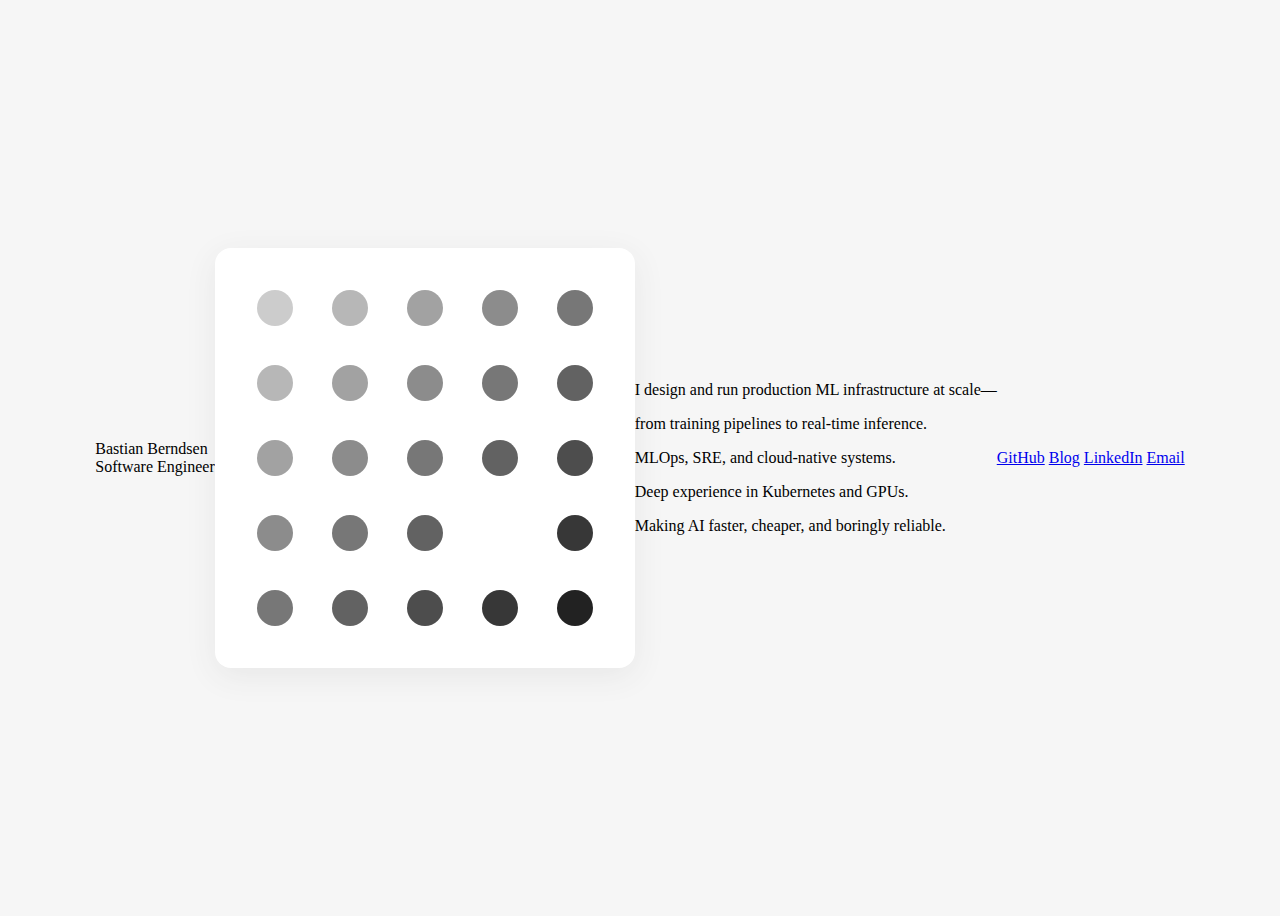
<file: index.html>
<!doctype html>
<html lang="">
  <head>
    <meta charset="utf-8">
    <meta http-equiv="x-ua-compatible" content="ie=edge">
    <title>berndsen.dev</title>
    <meta name="description" content="Personal website of Bastian Berndsen">
    <meta name="viewport" content="width=device-width, initial-scale=1">
    <link rel="stylesheet" href="style.css" type="text/css" media="screen">
    <link rel="icon" href="data:image/svg+xml,<svg xmlns='http://www.w3.org/2000/svg' viewBox='0 0 100 100'><circle cx='50' cy='50' r='45' fill='%23e04545'/></svg>">
  </head>
  <body>
    <header class="header">
      Bastian Berndsen
      <div class="subtitle">Software Engineer</div>
    </header>
    <div class="grid" id="grid"></div>
    <section class="summary">
      <p>I design and run production ML infrastructure at scale—</p>
      <p>from training pipelines to real-time inference.</p>
      <p>MLOps, SRE, and cloud-native systems.</p>
      <p>Deep experience in Kubernetes and GPUs.</p>
      <p>Making AI faster, cheaper, and boringly reliable.</p>
    </section>
    <footer class="footer">
      <span id="footer-label"></span>
    </footer>
    <nav class="bottom-nav">
      <a href="https://github.com/berni-b/" target="_blank" rel="noopener">GitHub</a>
      <a href="blog/index.html">Blog</a>
      <a href="https://www.linkedin.com/in/bastian-b-817037156/" target="_blank" rel="noopener">LinkedIn</a>
      <a href="mailto:bastian.berndsen@gmail.com">Email</a>
    </nav>
    <script src="script.js"></script>
  </body>
</html>
</file>
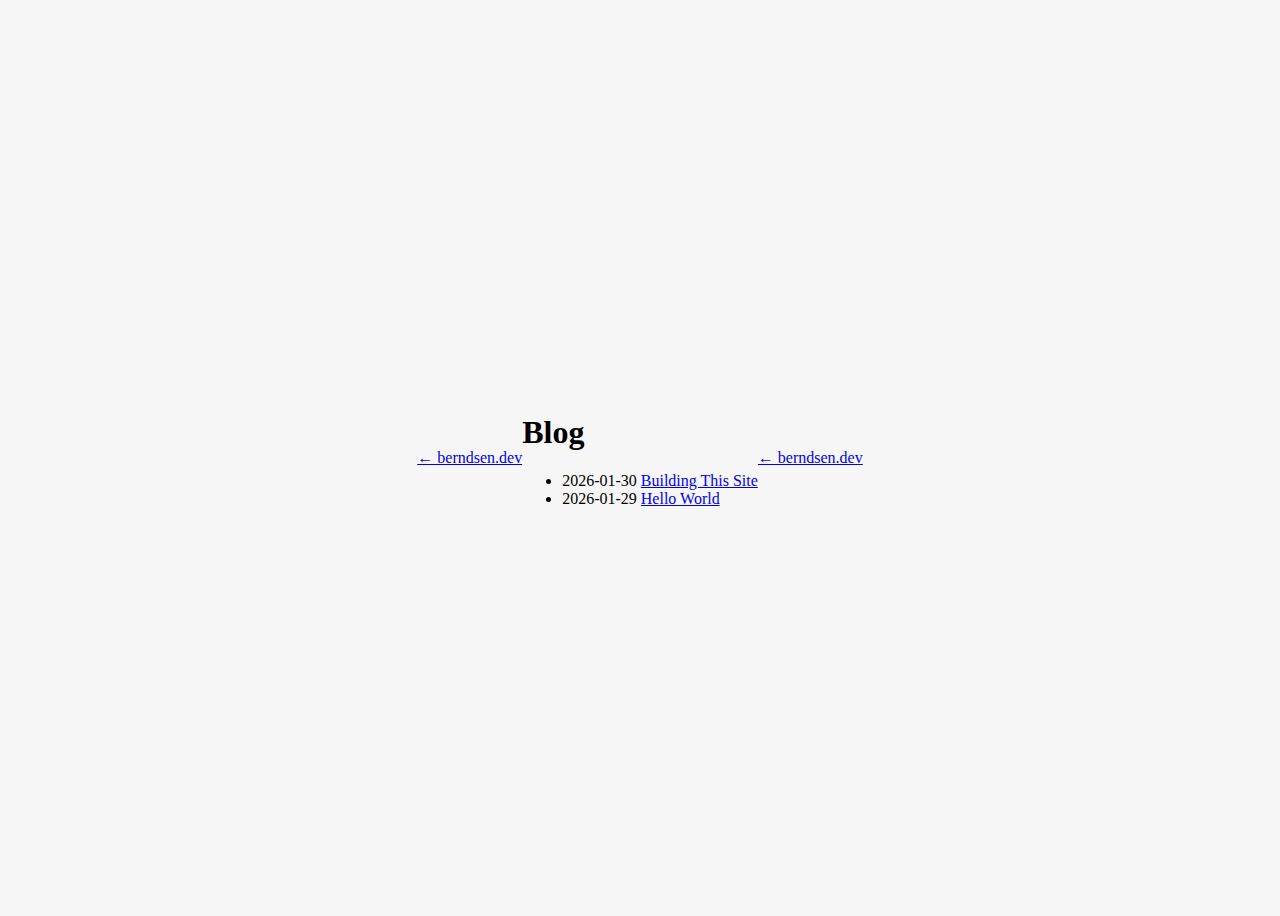
<file: blog/index.html>
<!doctype html>
<html lang="en">
  <head>
    <meta charset="utf-8">
    <meta name="viewport" content="width=device-width, initial-scale=1">
    <title>Blog — berndsen.dev</title>
    <link rel="stylesheet" href="../style.css" type="text/css" media="screen">
    <link rel="icon" href="data:image/svg+xml,<svg xmlns='http://www.w3.org/2000/svg' viewBox='0 0 100 100'><circle cx='50' cy='50' r='45' fill='%23e04545'/></svg>">
  </head>
  <body class="blog-page">
    <header class="blog-header">
      <a href="../index.html" class="back-link">&larr; berndsen.dev</a>
    </header>
    <main class="blog-index">
      <h1>Blog</h1>
      <ul class="post-list">
        <li><time>2026-01-30</time> <a href="pub/2026-01-30-building-this-site.html">Building This Site</a></li>
        <li><time>2026-01-29</time> <a href="pub/2026-01-29-hello-world.html">Hello World</a></li>
      </ul>
    </main>
    <footer class="blog-footer">
      <a href="../index.html" class="back-link">&larr; berndsen.dev</a>
    </footer>
  </body>
</html>
</file>
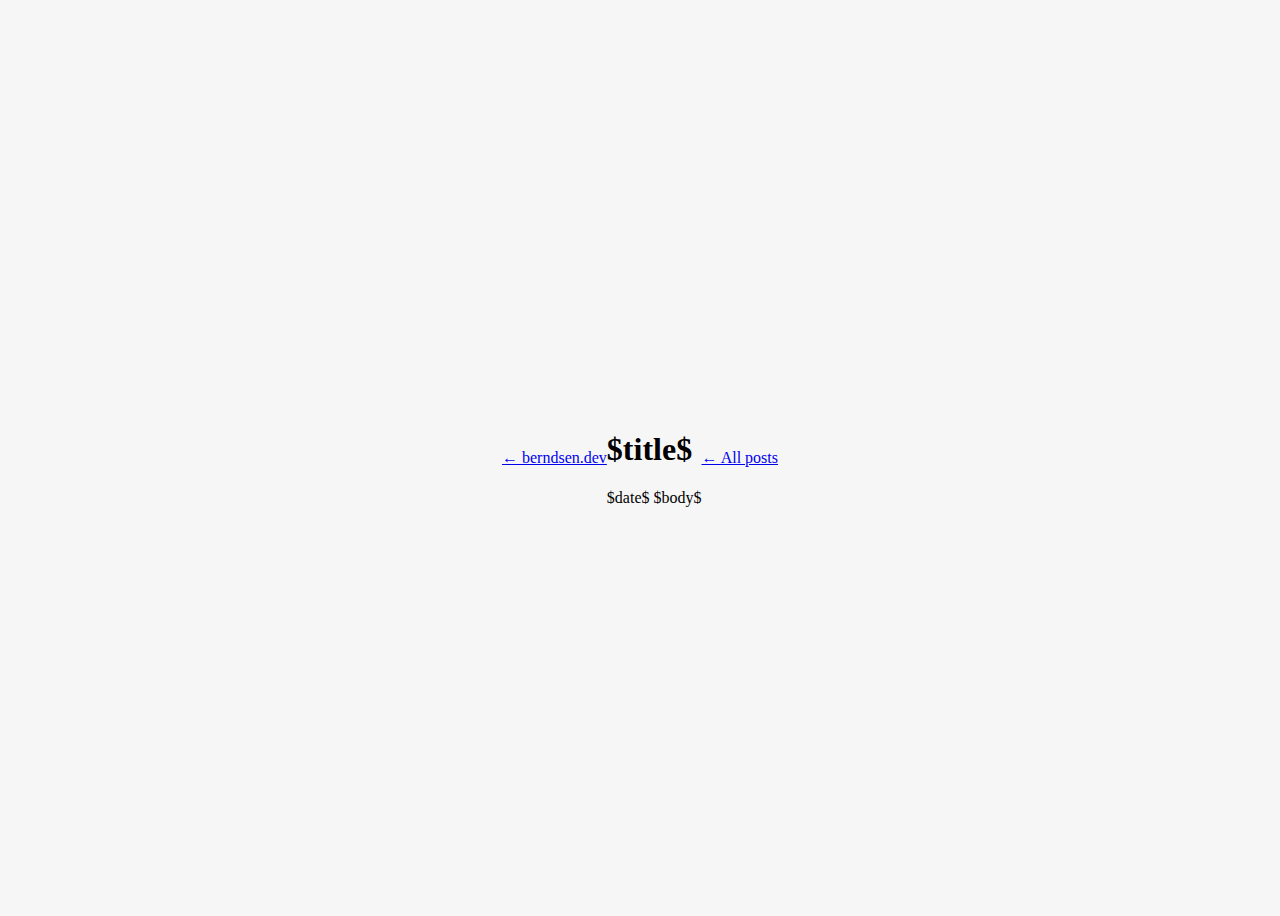
<file: blog/template.html>
<!doctype html>
<html lang="en">
  <head>
    <meta charset="utf-8">
    <meta name="viewport" content="width=device-width, initial-scale=1">
    <title>$title$ — berndsen.dev</title>
    <link rel="stylesheet" href="../../style.css" type="text/css" media="screen">
    <link rel="icon" href="data:image/svg+xml,<svg xmlns='http://www.w3.org/2000/svg' viewBox='0 0 100 100'><circle cx='50' cy='50' r='45' fill='%23e04545'/></svg>">
  </head>
  <body class="blog-page">
    <header class="blog-header">
      <a href="../../index.html" class="back-link">&larr; berndsen.dev</a>
    </header>
    <article class="blog-post">
      <h1 class="post-title">$title$</h1>
      <time class="post-date">$date$</time>
      $body$
    </article>
    <footer class="blog-footer">
      <a href="../index.html" class="back-link">&larr; All posts</a>
    </footer>
  </body>
</html>
</file>
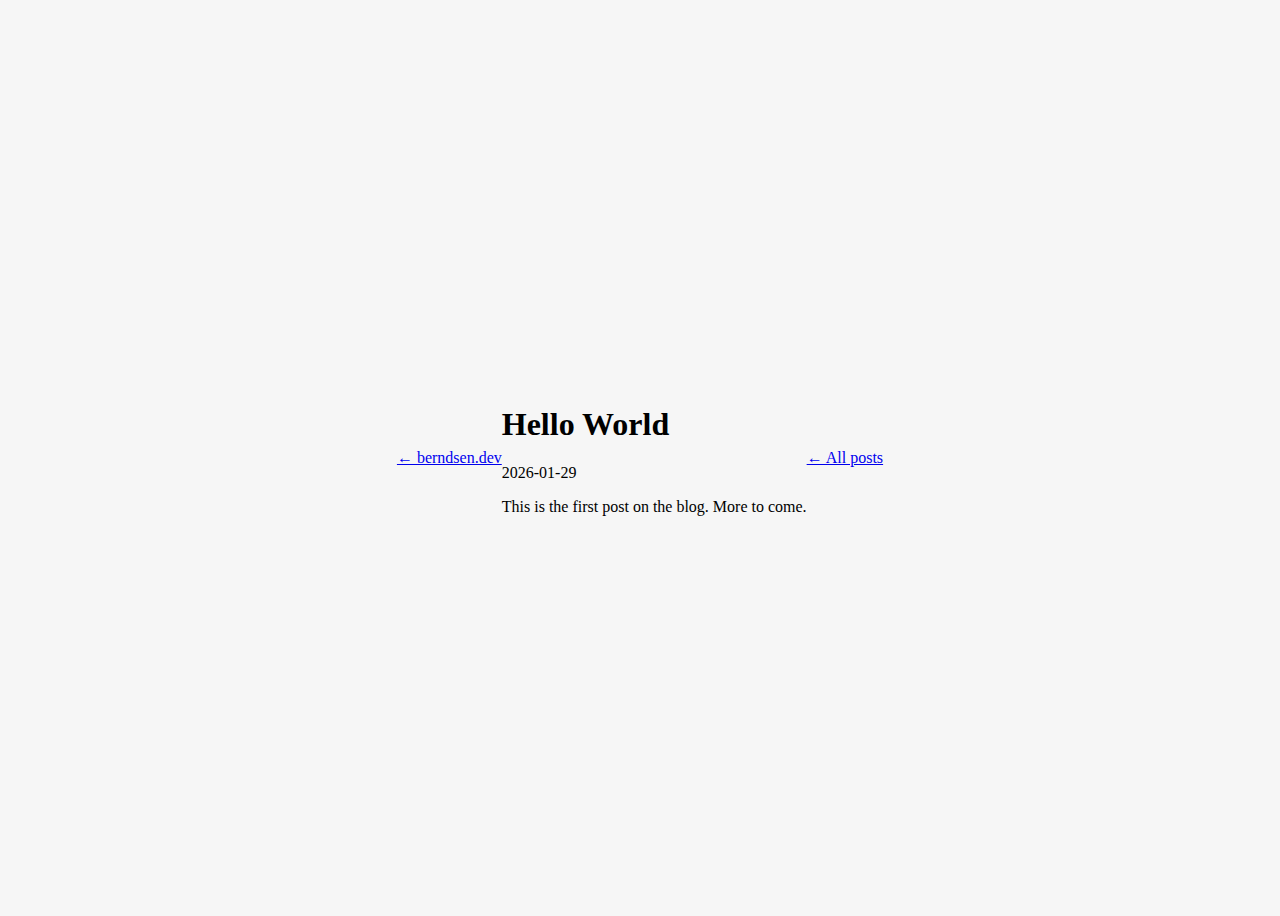
<file: blog/pub/2026-01-29-hello-world.html>
<!doctype html>
<html lang="en">
  <head>
    <meta charset="utf-8">
    <meta name="viewport" content="width=device-width, initial-scale=1">
    <title>Hello World — berndsen.dev</title>
    <link rel="stylesheet" href="../../style.css" type="text/css" media="screen">
    <link rel="icon" href="data:image/svg+xml,<svg xmlns='http://www.w3.org/2000/svg' viewBox='0 0 100 100'><circle cx='50' cy='50' r='45' fill='%23e04545'/></svg>">
  </head>
  <body class="blog-page">
    <header class="blog-header">
      <a href="../../index.html" class="back-link">&larr; berndsen.dev</a>
    </header>
    <article class="blog-post">
      <h1 class="post-title">Hello World</h1>
      <time class="post-date">2026-01-29</time>
      <p>This is the first post on the blog. More to come.</p>
    </article>
    <footer class="blog-footer">
      <a href="../index.html" class="back-link">&larr; All posts</a>
    </footer>
  </body>
</html>
</file>
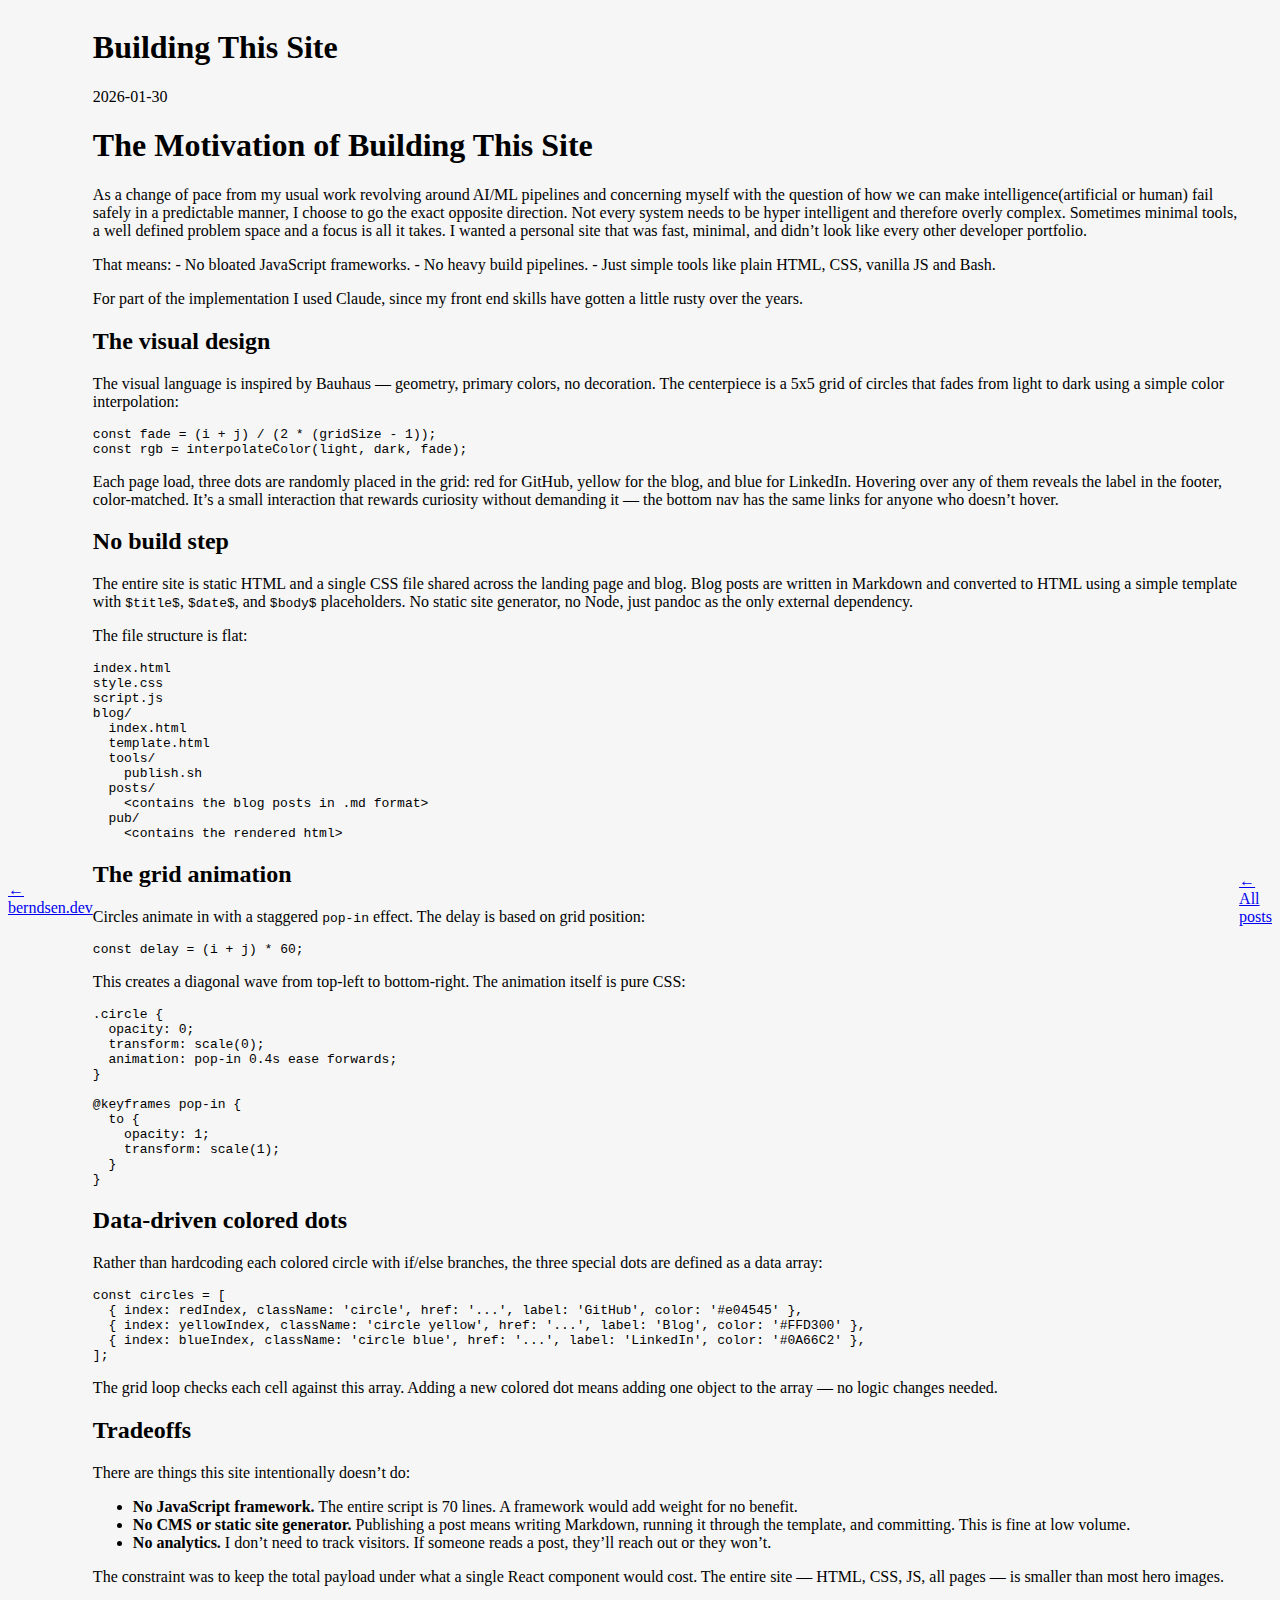
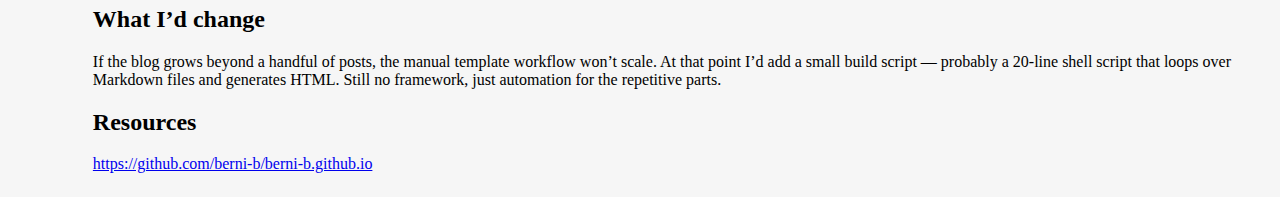
<file: blog/pub/2026-01-30-building-this-site.html>
<!doctype html>
<html lang="en">
  <head>
    <meta charset="utf-8">
    <meta name="viewport" content="width=device-width, initial-scale=1">
    <title>Building This Site — berndsen.dev</title>
    <link rel="stylesheet" href="../../style.css" type="text/css" media="screen">
    <link rel="icon" href="data:image/svg+xml,<svg xmlns='http://www.w3.org/2000/svg' viewBox='0 0 100 100'><circle cx='50' cy='50' r='45' fill='%23e04545'/></svg>">
  </head>
  <body class="blog-page">
    <header class="blog-header">
      <a href="../../index.html" class="back-link">&larr; berndsen.dev</a>
    </header>
    <article class="blog-post">
      <h1 class="post-title">Building This Site</h1>
      <time class="post-date">2026-01-30</time>
      <h1 id="the-motivation-of-building-this-site">The Motivation of
      Building This Site</h1>
      <p>As a change of pace from my usual work revolving around AI/ML
      pipelines and concerning myself with the question of how we can
      make intelligence(artificial or human) fail safely in a
      predictable manner, I choose to go the exact opposite direction.
      Not every system needs to be hyper intelligent and therefore
      overly complex. Sometimes minimal tools, a well defined problem
      space and a focus is all it takes. I wanted a personal site that
      was fast, minimal, and didn’t look like every other developer
      portfolio.</p>
      <p>That means: - No bloated JavaScript frameworks. - No heavy
      build pipelines. - Just simple tools like plain HTML, CSS, vanilla
      JS and Bash.</p>
      <p>For part of the implementation I used Claude, since my front
      end skills have gotten a little rusty over the years.</p>
      <h2 id="the-visual-design">The visual design</h2>
      <p>The visual language is inspired by Bauhaus — geometry, primary
      colors, no decoration. The centerpiece is a 5x5 grid of circles
      that fades from light to dark using a simple color
      interpolation:</p>
      <div class="sourceCode" id="cb1"><pre
      class="sourceCode javascript"><code class="sourceCode javascript"><span id="cb1-1"><a href="#cb1-1" aria-hidden="true" tabindex="-1"></a><span class="kw">const</span> fade <span class="op">=</span> (i <span class="op">+</span> j) <span class="op">/</span> (<span class="dv">2</span> <span class="op">*</span> (gridSize <span class="op">-</span> <span class="dv">1</span>))<span class="op">;</span></span>
<span id="cb1-2"><a href="#cb1-2" aria-hidden="true" tabindex="-1"></a><span class="kw">const</span> rgb <span class="op">=</span> <span class="fu">interpolateColor</span>(light<span class="op">,</span> dark<span class="op">,</span> fade)<span class="op">;</span></span></code></pre></div>
      <p>Each page load, three dots are randomly placed in the grid: red
      for GitHub, yellow for the blog, and blue for LinkedIn. Hovering
      over any of them reveals the label in the footer, color-matched.
      It’s a small interaction that rewards curiosity without demanding
      it — the bottom nav has the same links for anyone who doesn’t
      hover.</p>
      <h2 id="no-build-step">No build step</h2>
      <p>The entire site is static HTML and a single CSS file shared
      across the landing page and blog. Blog posts are written in
      Markdown and converted to HTML using a simple template with
      <code>$title$</code>, <code>$date$</code>, and <code>$body$</code>
      placeholders. No static site generator, no Node, just pandoc as
      the only external dependency.</p>
      <p>The file structure is flat:</p>
      <pre><code>index.html
style.css
script.js
blog/
  index.html
  template.html
  tools/
    publish.sh
  posts/
    &lt;contains the blog posts in .md format&gt;
  pub/
    &lt;contains the rendered html&gt;
</code></pre>
      <h2 id="the-grid-animation">The grid animation</h2>
      <p>Circles animate in with a staggered <code>pop-in</code> effect.
      The delay is based on grid position:</p>
      <div class="sourceCode" id="cb3"><pre
      class="sourceCode javascript"><code class="sourceCode javascript"><span id="cb3-1"><a href="#cb3-1" aria-hidden="true" tabindex="-1"></a><span class="kw">const</span> delay <span class="op">=</span> (i <span class="op">+</span> j) <span class="op">*</span> <span class="dv">60</span><span class="op">;</span></span></code></pre></div>
      <p>This creates a diagonal wave from top-left to bottom-right. The
      animation itself is pure CSS:</p>
      <div class="sourceCode" id="cb4"><pre
      class="sourceCode css"><code class="sourceCode css"><span id="cb4-1"><a href="#cb4-1" aria-hidden="true" tabindex="-1"></a><span class="fu">.circle</span> {</span>
<span id="cb4-2"><a href="#cb4-2" aria-hidden="true" tabindex="-1"></a>  <span class="kw">opacity</span>: <span class="dv">0</span><span class="op">;</span></span>
<span id="cb4-3"><a href="#cb4-3" aria-hidden="true" tabindex="-1"></a>  <span class="kw">transform</span>: <span class="fu">scale(</span><span class="dv">0</span><span class="fu">)</span><span class="op">;</span></span>
<span id="cb4-4"><a href="#cb4-4" aria-hidden="true" tabindex="-1"></a>  <span class="kw">animation</span>: pop-in <span class="dv">0.4</span><span class="dt">s</span> <span class="dv">ease</span> <span class="dv">forwards</span><span class="op">;</span></span>
<span id="cb4-5"><a href="#cb4-5" aria-hidden="true" tabindex="-1"></a>}</span>
<span id="cb4-6"><a href="#cb4-6" aria-hidden="true" tabindex="-1"></a></span>
<span id="cb4-7"><a href="#cb4-7" aria-hidden="true" tabindex="-1"></a><span class="im">@keyframes</span> pop-in {</span>
<span id="cb4-8"><a href="#cb4-8" aria-hidden="true" tabindex="-1"></a>  to {</span>
<span id="cb4-9"><a href="#cb4-9" aria-hidden="true" tabindex="-1"></a>    <span class="kw">opacity</span>: <span class="dv">1</span><span class="op">;</span></span>
<span id="cb4-10"><a href="#cb4-10" aria-hidden="true" tabindex="-1"></a>    <span class="kw">transform</span>: <span class="fu">scale(</span><span class="dv">1</span><span class="fu">)</span><span class="op">;</span></span>
<span id="cb4-11"><a href="#cb4-11" aria-hidden="true" tabindex="-1"></a>  }</span>
<span id="cb4-12"><a href="#cb4-12" aria-hidden="true" tabindex="-1"></a>}</span></code></pre></div>
      <h2 id="data-driven-colored-dots">Data-driven colored dots</h2>
      <p>Rather than hardcoding each colored circle with if/else
      branches, the three special dots are defined as a data array:</p>
      <div class="sourceCode" id="cb5"><pre
      class="sourceCode javascript"><code class="sourceCode javascript"><span id="cb5-1"><a href="#cb5-1" aria-hidden="true" tabindex="-1"></a><span class="kw">const</span> circles <span class="op">=</span> [</span>
<span id="cb5-2"><a href="#cb5-2" aria-hidden="true" tabindex="-1"></a>  { <span class="dt">index</span><span class="op">:</span> redIndex<span class="op">,</span> <span class="dt">className</span><span class="op">:</span> <span class="st">&#39;circle&#39;</span><span class="op">,</span> <span class="dt">href</span><span class="op">:</span> <span class="st">&#39;...&#39;</span><span class="op">,</span> <span class="dt">label</span><span class="op">:</span> <span class="st">&#39;GitHub&#39;</span><span class="op">,</span> <span class="dt">color</span><span class="op">:</span> <span class="st">&#39;#e04545&#39;</span> }<span class="op">,</span></span>
<span id="cb5-3"><a href="#cb5-3" aria-hidden="true" tabindex="-1"></a>  { <span class="dt">index</span><span class="op">:</span> yellowIndex<span class="op">,</span> <span class="dt">className</span><span class="op">:</span> <span class="st">&#39;circle yellow&#39;</span><span class="op">,</span> <span class="dt">href</span><span class="op">:</span> <span class="st">&#39;...&#39;</span><span class="op">,</span> <span class="dt">label</span><span class="op">:</span> <span class="st">&#39;Blog&#39;</span><span class="op">,</span> <span class="dt">color</span><span class="op">:</span> <span class="st">&#39;#FFD300&#39;</span> }<span class="op">,</span></span>
<span id="cb5-4"><a href="#cb5-4" aria-hidden="true" tabindex="-1"></a>  { <span class="dt">index</span><span class="op">:</span> blueIndex<span class="op">,</span> <span class="dt">className</span><span class="op">:</span> <span class="st">&#39;circle blue&#39;</span><span class="op">,</span> <span class="dt">href</span><span class="op">:</span> <span class="st">&#39;...&#39;</span><span class="op">,</span> <span class="dt">label</span><span class="op">:</span> <span class="st">&#39;LinkedIn&#39;</span><span class="op">,</span> <span class="dt">color</span><span class="op">:</span> <span class="st">&#39;#0A66C2&#39;</span> }<span class="op">,</span></span>
<span id="cb5-5"><a href="#cb5-5" aria-hidden="true" tabindex="-1"></a>]<span class="op">;</span></span></code></pre></div>
      <p>The grid loop checks each cell against this array. Adding a new
      colored dot means adding one object to the array — no logic
      changes needed.</p>
      <h2 id="tradeoffs">Tradeoffs</h2>
      <p>There are things this site intentionally doesn’t do:</p>
      <ul>
      <li><strong>No JavaScript framework.</strong> The entire script is
      70 lines. A framework would add weight for no benefit.</li>
      <li><strong>No CMS or static site generator.</strong> Publishing a
      post means writing Markdown, running it through the template, and
      committing. This is fine at low volume.</li>
      <li><strong>No analytics.</strong> I don’t need to track visitors.
      If someone reads a post, they’ll reach out or they won’t.</li>
      </ul>
      <p>The constraint was to keep the total payload under what a
      single React component would cost. The entire site — HTML, CSS,
      JS, all pages — is smaller than most hero images.</p>
      <h2 id="what-id-change">What I’d change</h2>
      <p>If the blog grows beyond a handful of posts, the manual
      template workflow won’t scale. At that point I’d add a small build
      script — probably a 20-line shell script that loops over Markdown
      files and generates HTML. Still no framework, just automation for
      the repetitive parts.</p>
      <h2 id="resources">Resources</h2>
      <p><a
      href="https://github.com/berni-b/berni-b.github.io">https://github.com/berni-b/berni-b.github.io</a></p>
    </article>
    <footer class="blog-footer">
      <a href="../index.html" class="back-link">&larr; All posts</a>
    </footer>
  </body>
</html>
</file>
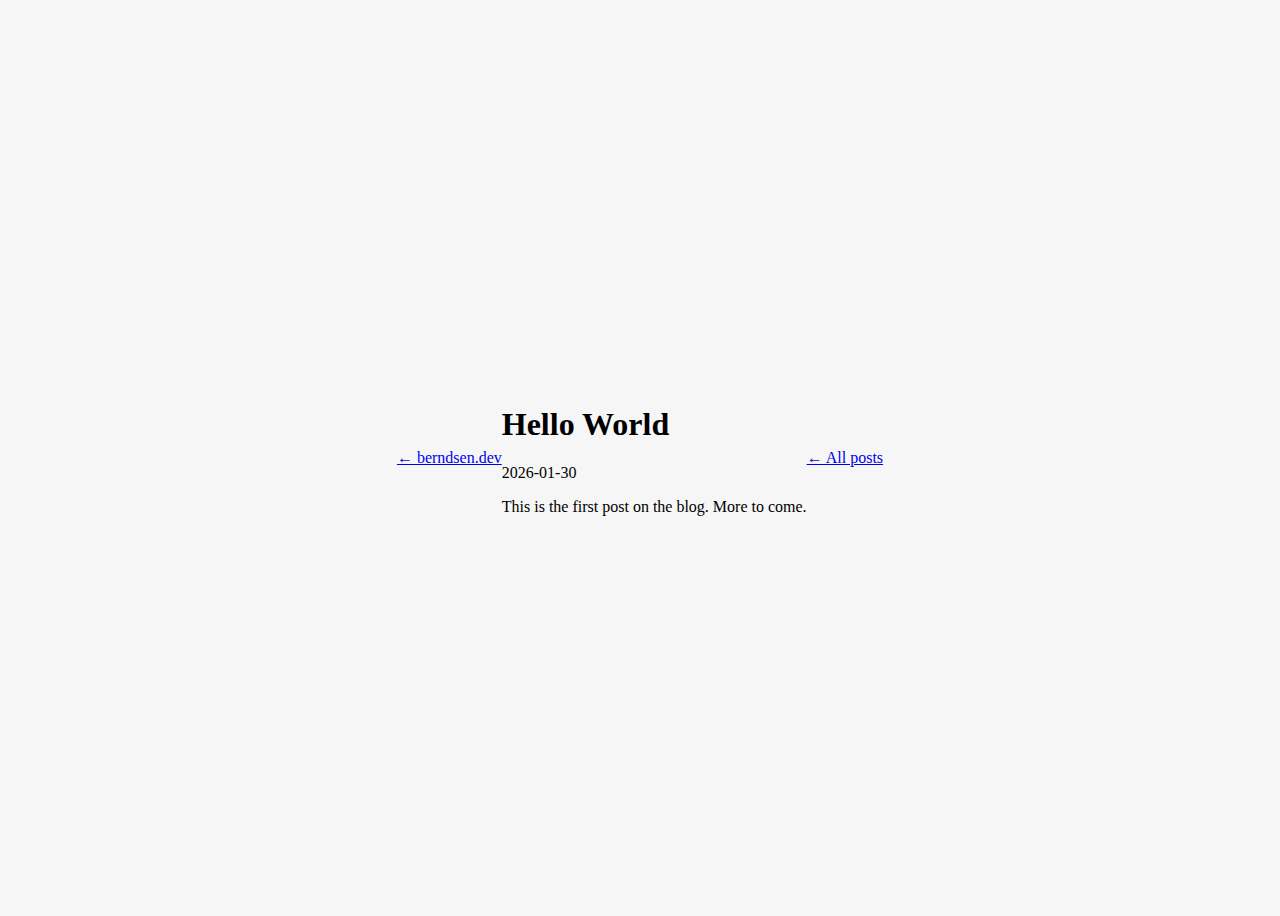
<file: blog/pub/2026-01-30-hello-world.html>
<!doctype html>
<html lang="en">
  <head>
    <meta charset="utf-8">
    <meta name="viewport" content="width=device-width, initial-scale=1">
    <title>Hello World — berndsen.dev</title>
    <link rel="stylesheet" href="../../style.css" type="text/css" media="screen">
    <link rel="icon" href="data:image/svg+xml,<svg xmlns='http://www.w3.org/2000/svg' viewBox='0 0 100 100'><circle cx='50' cy='50' r='45' fill='%23e04545'/></svg>">
  </head>
  <body class="blog-page">
    <header class="blog-header">
      <a href="../../index.html" class="back-link">&larr; berndsen.dev</a>
    </header>
    <article class="blog-post">
      <h1 class="post-title">Hello World</h1>
      <time class="post-date">2026-01-30</time>
      <p>This is the first post on the blog. More to come.</p>
    </article>
    <footer class="blog-footer">
      <a href="../index.html" class="back-link">&larr; All posts</a>
    </footer>
  </body>
</html>
</file>
<file: style.css>
body {
  background: #f6f6f6;
  min-height: 100vh;
  display: flex;
  justify-content: center;
  align-items: center;
}
.grid {
  display: grid;
  grid-template-columns: repeat(5, 60px);
  grid-template-rows: repeat(5, 60px);
  gap: 15px;
  background: white;
  padding: 30px;
  border-radius: 16px;
  box-shadow: 0 8px 32px rgba(60,60,60,0.08);
}
.cell {
  display: flex;
  justify-content: center;
  align-items: center;
}
.circle {
  width: 36px;
  height: 36px;
  border-radius: 50%;
  transition: background 0.3s;
    }
</file>
